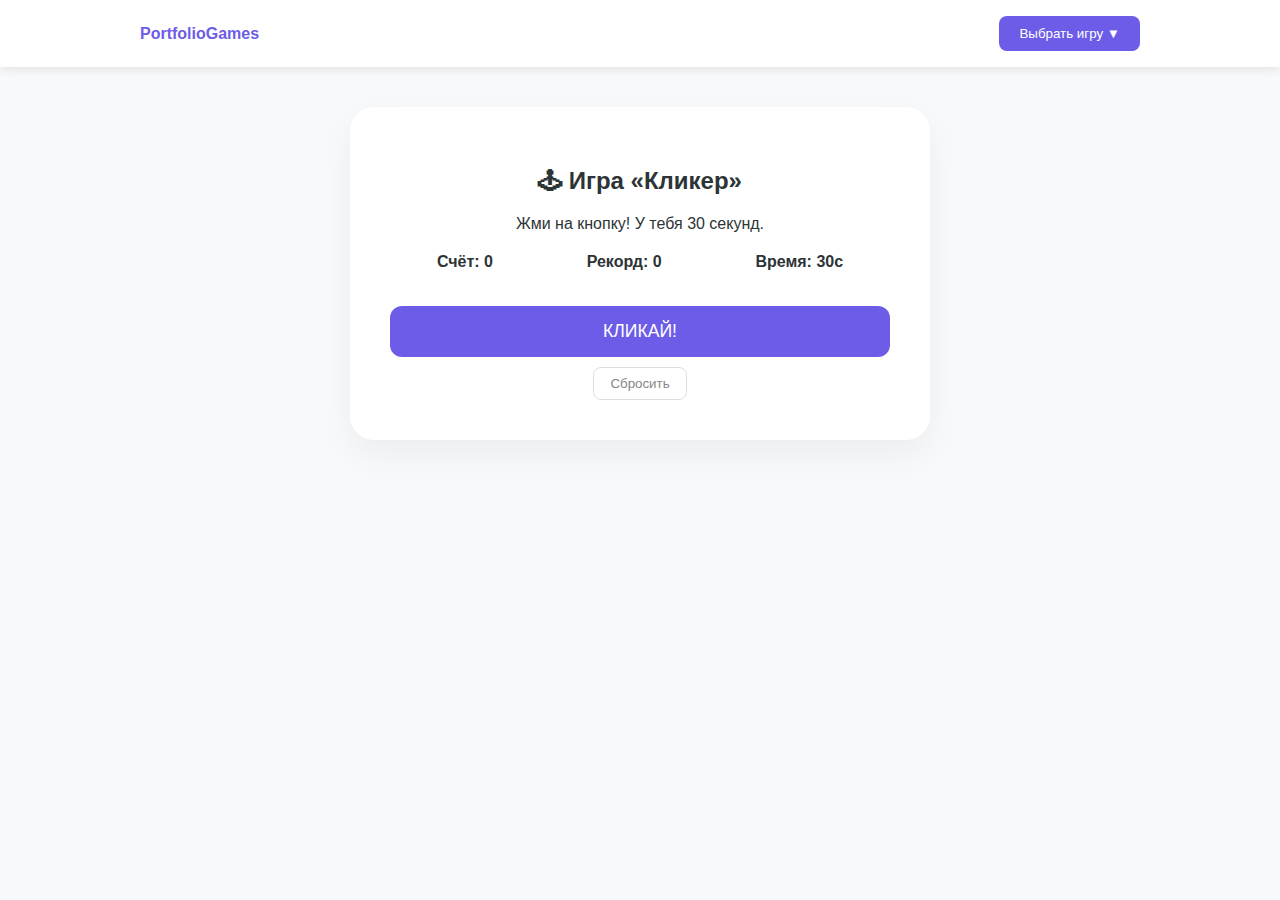
<file: index.html>
<!DOCTYPE html>
<html lang="ru">
<head>
    <meta charset="UTF-8">
    <meta name="viewport" content="width=device-width, initial-scale=1.0">
    <title>Мини-игры | Практическая №2</title>
    <link rel="icon" href="https://fav.farm/🎮">
    <style>
        /* CSS ПРЯМО ТУТ */
        :root { --primary: #6c5ce7; --bg: #f8f9fa; --text: #2d3436; }
        body { font-family: 'Segoe UI', sans-serif; background: var(--bg); color: var(--text); margin: 0; }
        .navbar { background: #fff; padding: 1rem; box-shadow: 0 2px 10px rgba(0,0,0,0.1); position: sticky; top: 0; z-index: 1000; }
        .nav-container { max-width: 1000px; margin: 0 auto; display: flex; justify-content: space-between; align-items: center; }
        .logo { font-weight: bold; color: var(--primary); }
        .dropdown { position: relative; }
        .dropbtn { background: var(--primary); color: white; padding: 10px 20px; border: none; border-radius: 8px; cursor: pointer; }
        .dropdown-content { display: none; position: absolute; right: 0; background: white; min-width: 200px; box-shadow: 0 10px 25px rgba(0,0,0,0.1); border-radius: 8px; }
        .dropdown-content a { color: var(--text); padding: 12px 20px; text-decoration: none; display: block; }
        .dropdown-content a:hover { background: #f1f1f1; }
        .dropdown:hover .dropdown-content { display: block; }
        .content { display: flex; justify-content: center; padding: 40px 20px; }
        .game-card { background: white; padding: 40px; border-radius: 24px; box-shadow: 0 15px 35px rgba(0,0,0,0.05); width: 100%; max-width: 500px; text-align: center; display: none; }
        .game-card.active { display: block; animation: fadeIn 0.4s; }
        @keyframes fadeIn { from { opacity: 0; transform: translateY(10px); } to { opacity: 1; transform: translateY(0); } }
        .btn-main { background: var(--primary); color: white; border: none; padding: 15px; font-size: 1.1rem; border-radius: 12px; cursor: pointer; width: 100%; margin-top: 15px; }
        .btn-secondary { background: none; border: 1px solid #ddd; padding: 8px 16px; border-radius: 8px; cursor: pointer; color: #888; margin-top: 10px; }
        .stats { display: flex; justify-content: space-around; margin: 20px 0; font-weight: bold; }
        .adventure-box { background: #f1f2f6; padding: 15px; border-radius: 10px; margin: 15px 0; min-height: 50px; }
        input[type="number"] { padding: 10px; border: 2px solid #ddd; border-radius: 8px; width: 80px; text-align: center; font-size: 1.1rem; }
    </style>
</head>
<body>

    <nav class="navbar">
        <div class="nav-container">
            <div class="logo">PortfolioGames</div>
            <div class="dropdown">
                <button class="dropbtn" id="active-game-name">Выбрать игру ▼</button>
                <div class="dropdown-content">
                    <a href="#" onclick="showGame('clicker', 'Кликер')">🕹 Кликер</a>
                    <a href="#" onclick="showGame('adventure', 'Генератор')">🗺 Генератор приключений</a>
                    <a href="#" onclick="showGame('guess', 'Угадай число')">🔢 Угадай число</a>
                </div>
            </div>
        </div>
    </nav>

    <main class="content">
        <section id="clicker" class="game-card active">
            <h2>🕹 Игра «Кликер»</h2>
            <p>Жми на кнопку! У тебя 30 секунд.</p>
            <div class="stats">
                <div>Счёт: <span id="score">0</span></div>
                <div>Рекорд: <span id="high-score">0</span></div>
                <div>Время: <span id="timer">30</span>с</div>
            </div>
            <button id="click-btn" class="btn-main">КЛИКАЙ!</button>
            <button onclick="resetClicker()" class="btn-secondary">Сбросить</button>
        </section>

        <section id="adventure" class="game-card">
            <h2>🗺 Генератор приключений</h2>
            <div class="adventure-box"><p id="adventure-result">Нажми кнопку!</p></div>
            <button onclick="generateAdventure()" class="btn-main">Сгенерировать</button>
        </section>

        <section id="guess" class="game-card">
            <h2>🔢 Угадай число</h2>
            <p>Число от 1 до 100. Попыток: <span id="attempts-count">10</span></p>
            <input type="number" id="guess-input" placeholder="0">
            <button onclick="checkGuess()" class="btn-main">Проверить</button>
            <p id="guess-feedback"></p>
            <button id="guess-reset" onclick="initGuessGame()" class="btn-secondary" style="display:none">Заново</button>
        </section>
    </main>

    <script>
        // JS ПРЯМО ТУТ
        function showGame(id, name) {
            document.querySelectorAll('.game-card').forEach(c => c.classList.remove('active'));
            document.getElementById(id).classList.add('active');
            document.getElementById('active-game-name').innerText = name + " ▼";
        }

        let score = 0, timeLeft = 30, timerId = null, isPlaying = false;
        const clickBtn = document.getElementById('click-btn');
        document.getElementById('high-score').innerText = localStorage.getItem('clickerRecord') || 0;

        clickBtn.addEventListener('click', () => {
            if (!isPlaying && timeLeft === 30) {
                isPlaying = true;
                timerId = setInterval(() => {
                    timeLeft--;
                    document.getElementById('timer').innerText = timeLeft;
                    if (timeLeft <= 0) {
                        clearInterval(timerId); isPlaying = false;
                        alert("Финиш! Очки: " + score);
                        if(score > (localStorage.getItem('clickerRecord')||0)) localStorage.setItem('clickerRecord', score);
                    }
                }, 1000);
            }
            if (timeLeft > 0) {
                score++; document.getElementById('score').innerText = score;
                clickBtn.style.backgroundColor = `hsl(${Math.random()*360}, 70%, 50%)`;
            }
        });

        function resetClicker() { clearInterval(timerId); score=0; timeLeft=30; isPlaying=false; document.getElementById('score').innerText='0'; document.getElementById('timer').innerText='30'; }

        function generateAdventure() {
            const h=['Рыцарь','Маг','Пират'], p=['в лесу','в замке','в космосе'], f=['дракона','робота','призрака'];
            document.getElementById('adventure-result').innerText = `${h[Math.floor(Math.random()*3)]} ${p[Math.floor(Math.random()*3)]} победил ${f[Math.floor(Math.random()*3)]}!`;
        }

        let secret=Math.floor(Math.random()*100)+1, att=10;
        function checkGuess() {
            const v = parseInt(document.getElementById('guess-input').value);
            const fb = document.getElementById('guess-feedback');
            att--; document.getElementById('attempts-count').innerText=att;
            if(v===secret) { fb.innerText="Угадал!"; fb.style.color="green"; document.getElementById('guess-reset').style.display='block'; }
            else if(att<=0) { fb.innerText="Конец! Это было "+secret; document.getElementById('guess-reset').style.display='block'; }
            else { fb.innerText = v > secret ? "Меньше" : "Больше"; fb.style.color="orange"; }
        }
        function initGuessGame() { secret=Math.floor(Math.random()*100)+1; att=10; document.getElementById('attempts-count').innerText=att; document.getElementById('guess-feedback').innerText=''; document.getElementById('guess-reset').style.display='none'; }
    </script>
</body>
</html>
</file>
